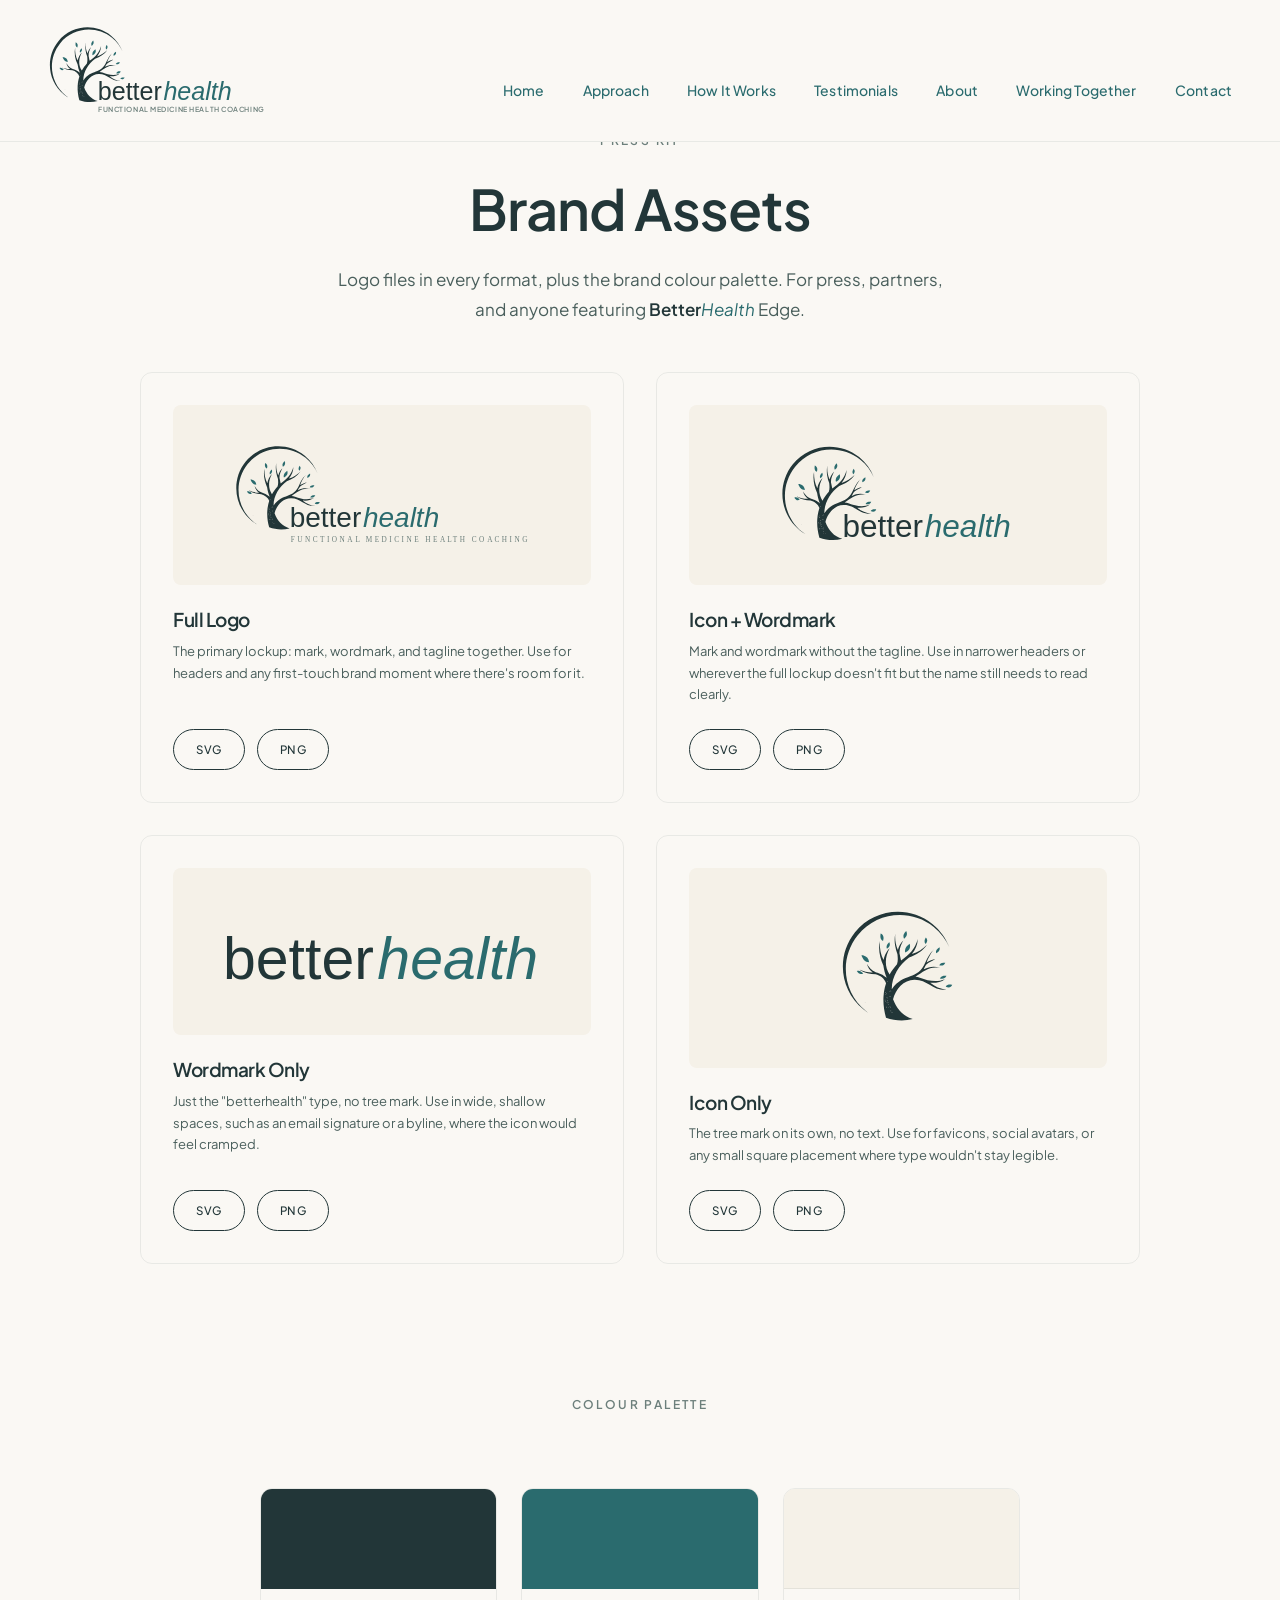
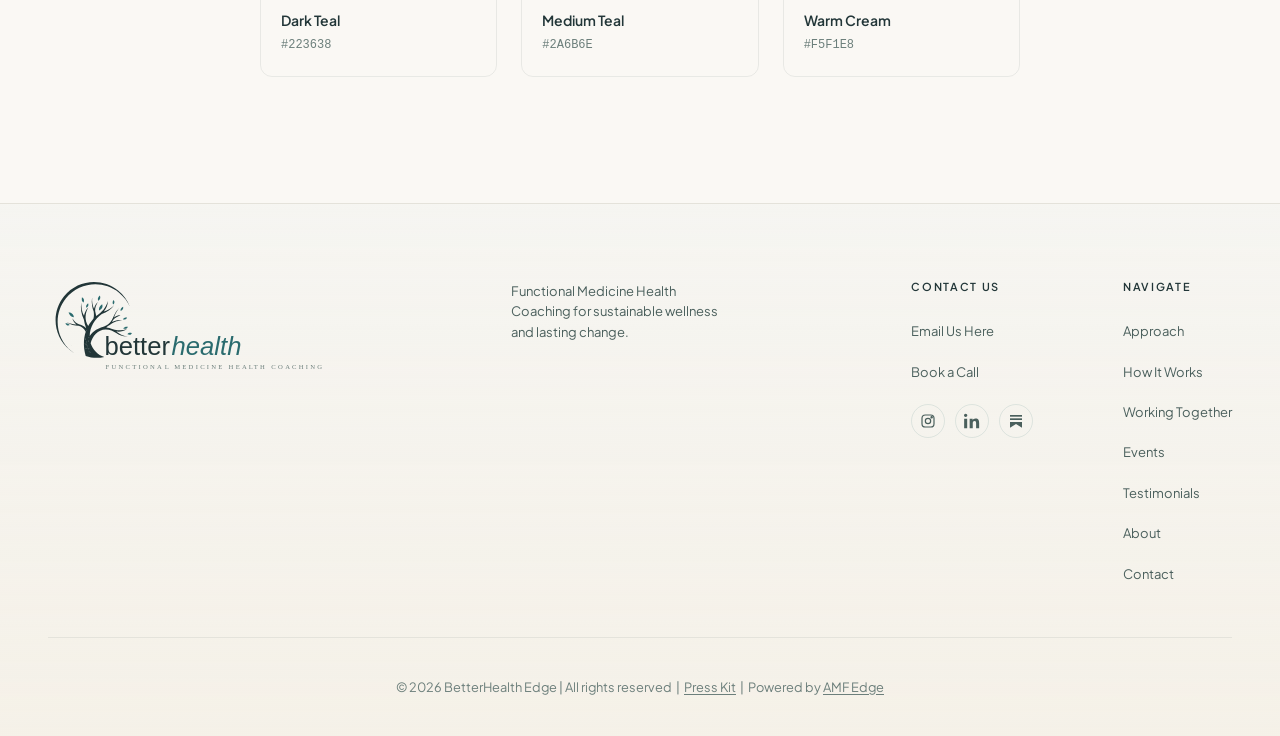
<file: press-kit.html>
<!DOCTYPE html>
<html lang="en">

<head>
    <meta charset="UTF-8">
    <meta name="viewport" content="width=device-width, initial-scale=1.0">

    <title>Press Kit | BetterHealth Edge</title>
    <meta name="description" content="BetterHealth Edge brand assets: logo files in every format, plus the brand colour palette.">
    <meta name="author" content="Tuğçe, BetterHealth Edge">
    <meta name="robots" content="index, follow">
    <meta name="theme-color" content="#F5F1E8">
    <link rel="canonical" href="https://betterhealth.coach/press-kit.html">

    <!-- Favicon -->
    <link rel="icon" type="image/svg+xml" href="./images/press-kit/logo-icon.svg">
    <link rel="icon" type="image/png" href="./images/press-kit/logo-icon.png">
    <link rel="apple-touch-icon" href="./images/press-kit/logo-icon.png">

    <!-- Open Graph / Social Sharing -->
    <meta property="og:type" content="website">
    <meta property="og:url" content="https://betterhealth.coach/press-kit.html">
    <meta property="og:site_name" content="BetterHealth Edge">
    <meta property="og:title" content="Press Kit | BetterHealth Edge">
    <meta property="og:description" content="BetterHealth Edge brand assets: logo files in every format, plus the brand colour palette.">
    <meta property="og:image" content="https://betterhealth.coach/images/og-social-image.jpg">
    <meta property="og:image:width" content="1200">
    <meta property="og:image:height" content="630">
    <meta property="og:image:alt" content="Tuğçe – Functional Medicine Health Coach">
    <meta property="og:locale" content="en_US">

    <!-- Twitter Card -->
    <meta name="twitter:card" content="summary_large_image">
    <meta name="twitter:url" content="https://betterhealth.coach/press-kit.html">
    <meta name="twitter:title" content="Press Kit | BetterHealth Edge">
    <meta name="twitter:description" content="BetterHealth Edge brand assets: logo files in every format, plus the brand colour palette.">
    <meta name="twitter:image" content="https://betterhealth.coach/images/og-social-image.jpg">
    <meta name="twitter:image:alt" content="Tuğçe – Functional Medicine Health Coach">

    <link rel="preconnect" href="https://fonts.googleapis.com">
    <link rel="preconnect" href="https://fonts.gstatic.com" crossorigin>
    <link
        href="https://fonts.googleapis.com/css2?family=Plus+Jakarta+Sans:wght@300;400;500;600;700&family=Pinyon+Script&family=Source+Serif+4:wght@600&display=swap"
        rel="stylesheet">

    <style>
        * {
            margin: 0;
            padding: 0;
            box-sizing: border-box;
        }

        html, body {
            overflow-x: hidden;
        }

        :root {
            --white: #FAF8F4;
            --off-white: #F0EBE0;
            --black: #1A1A1A;
            --dark-purple: #223638;
            --medium-purple: #2A6B6E;
            --teal: #2A6B6E;
            --sage-green: #8C8A5C;
            --forest-green: #6B6944;

            --bg-sand: #F5F1E8;
            --bg-light: #FAF8F4;

            --text-primary: #223638;
            --text-heading: #223638;
            --text-secondary: #2A6B6E;
            --text-tertiary: #4A5F5C;
            --text-muted: #6C7F7B;

            --border-subtle: rgba(34, 54, 56, 0.08);
            --border-medium: rgba(42, 107, 110, 0.12);
            --border-strong: rgba(42, 107, 110, 0.2);

            --radius-sm: 0.25rem;
            --radius-md: 0.5rem;
            --radius-lg: 1rem;
        }

        body {
            font-family: 'Plus Jakarta Sans', -apple-system, BlinkMacSystemFont, sans-serif;
            color: var(--text-primary);
            line-height: 1.65;
            background: var(--white);
            font-weight: 400;
            -webkit-font-smoothing: antialiased;
            -moz-osx-font-smoothing: grayscale;
            overflow-x: hidden;
        }

        h1, h2, h3, h4 {
            font-family: 'Plus Jakarta Sans', sans-serif;
            font-weight: 600;
            line-height: 1.15;
            letter-spacing: -0.025em;
            color: var(--text-heading);
        }

        /* Navigation (matches index.html) */
        nav {
            position: fixed;
            top: 0;
            left: 0;
            right: 0;
            width: 100%;
            background: var(--white);
            z-index: 1000;
            border-bottom: 1px solid var(--border-subtle);
            transition: transform 0.3s cubic-bezier(0.4, 0, 0.2, 1);
        }

        nav.nav-hidden {
            transform: translateY(-100%);
        }

        .nav-container {
            max-width: 1400px;
            margin: 0 auto;
            padding: clamp(1rem, 2vw, 2rem) clamp(1rem, 5vw, 3rem);
            display: flex;
            justify-content: space-between;
            align-items: center;
        }

        .logo {
            text-decoration: none;
            display: flex;
            flex-direction: column;
            align-items: flex-start;
        }

        .logo img {
            height: clamp(56px, 7vw, 80px);
            width: auto;
        }

        .logo-tagline {
            font-size: clamp(0.4375rem, 0.55vw, 0.5625rem);
            font-weight: 600;
            letter-spacing: 0.08em;
            text-transform: uppercase;
            color: var(--text-muted);
            margin-top: -0.1rem;
            margin-left: clamp(35px, 4.36vw, 50px);
            white-space: nowrap;
        }

        .nav-links {
            display: flex;
            gap: clamp(1.5rem, 3vw, 3rem);
            list-style: none;
            margin-top: clamp(34.8px, calc(3.33vw + 0.5px), 38.6px);
        }

        .nav-links a {
            text-decoration: none;
            color: var(--text-secondary);
            font-weight: 500;
            font-size: clamp(0.75rem, 1vw + 0.25rem, 0.875rem);
            letter-spacing: 0.01em;
            transition: all 0.2s ease;
            position: relative;
            padding: 0.25rem 0;
        }

        .nav-links a::after {
            content: '';
            position: absolute;
            bottom: 0;
            left: 0;
            width: 0;
            height: 1.5px;
            background: var(--dark-purple);
            transition: width 0.3s cubic-bezier(0.4, 0, 0.2, 1);
        }

        .nav-links a:hover {
            color: var(--dark-purple);
        }

        .nav-links a:hover::after {
            width: 100%;
        }

        .nav-dropdown {
            position: relative;
        }

        .nav-dropdown-menu {
            position: absolute;
            top: 100%;
            left: 50%;
            padding-top: 12px;
            transform: translateX(-50%);
            opacity: 0;
            visibility: hidden;
            pointer-events: none;
            transition: opacity 0.2s ease, visibility 0.2s ease;
            z-index: 1100;
        }

        .nav-dropdown:hover .nav-dropdown-menu,
        .nav-dropdown:focus-within .nav-dropdown-menu {
            opacity: 1;
            visibility: visible;
            pointer-events: auto;
        }

        .nav-dropdown-menu-inner {
            background: var(--white);
            border: 1px solid var(--border-subtle);
            border-radius: 8px;
            box-shadow: 0 clamp(12px, 2vw, 20px) clamp(24px, 4vw, 36px) rgba(34, 54, 56, 0.14);
            padding: 0.6rem;
            min-width: 200px;
            display: flex;
            flex-direction: column;
            gap: 0.3rem;
            transform: translateY(4px);
            transition: transform 0.2s ease;
        }

        .nav-dropdown:hover .nav-dropdown-menu-inner,
        .nav-dropdown:focus-within .nav-dropdown-menu-inner {
            transform: translateY(0);
        }

        .nav-dropdown-menu a {
            padding: 0.7rem 1rem !important;
            border-radius: 8px;
            white-space: nowrap;
            display: block;
        }

        .nav-dropdown-menu a::after {
            display: none;
        }

        .nav-dropdown-menu a:hover {
            background: #E3F6F4;
        }

        .mobile-menu-toggle {
            display: none;
            flex-direction: column;
            justify-content: center;
            align-items: center;
            gap: 5px;
            width: 32px;
            height: 32px;
            background: transparent;
            border: none;
            cursor: pointer;
            padding: 4px;
            z-index: 1001;
        }

        .mobile-menu-toggle span {
            display: block;
            width: 22px;
            height: 2px;
            background: var(--text-primary);
            border-radius: 1px;
            transition: all 0.3s ease;
        }

        .mobile-menu-toggle.active span:nth-child(1) {
            transform: rotate(45deg) translate(5px, 5px);
        }

        .mobile-menu-toggle.active span:nth-child(2) {
            opacity: 0;
        }

        .mobile-menu-toggle.active span:nth-child(3) {
            transform: rotate(-45deg) translate(5px, -5px);
        }

        @media (max-width: 64rem) {
            /* iOS Safari's dynamic toolbar can briefly reveal a gap above
               the fixed nav during its own show/hide animation, exposing
               page content underneath. Extend the nav's white background
               upward so that gap shows solid white instead. */
            nav::before {
                content: '';
                position: absolute;
                top: -100px;
                left: 0;
                right: 0;
                height: 100px;
                background: var(--white);
                z-index: -1;
            }

            .mobile-menu-toggle {
                display: flex;
            }

            .nav-links {
                display: none;
                position: fixed;
                top: 0;
                left: 0;
                right: 0;
                bottom: 0;
                background: var(--white);
                flex-direction: column;
                justify-content: center;
                align-items: center;
                gap: clamp(1.5rem, 3vw, 3rem);
                z-index: 999;
                padding: 2rem;
                margin-top: 0;
            }

            .nav-links.mobile-active {
                display: flex;
            }

            .nav-links a {
                font-size: clamp(1.25rem, 3vw, 1.5rem);
            }

            .nav-dropdown {
                display: flex;
                flex-direction: column;
                align-items: center;
            }

            .nav-dropdown-menu {
                position: static;
                opacity: 1;
                visibility: visible;
                pointer-events: auto;
                padding-top: 0;
                margin-top: clamp(0.75rem, 2vw, 1rem);
            }

            .nav-dropdown-menu-inner {
                transform: none;
                box-shadow: none;
                border: none;
                background: transparent;
                padding: 0;
                min-width: 0;
                align-items: center;
                gap: clamp(0.5rem, 1.5vw, 0.75rem);
            }

            .nav-dropdown-menu a {
                font-size: clamp(0.9375rem, 2vw, 1.0625rem) !important;
                color: var(--text-muted);
                padding: 0 !important;
            }
        }

        /* Section wrapper (matches index.html's generic section rule) */
        section {
            max-width: 1400px;
            margin: 0 auto;
            padding: clamp(6rem, 14vh, 9rem) clamp(1rem, 5vw, 3rem);
        }

        @media (max-width: 64rem) {
            section {
                padding: clamp(4rem, 10vh, 6rem) clamp(1rem, 5vw, 1.5rem);
            }
        }

        .section-label {
            font-size: clamp(0.65rem, 1vw, 0.75rem);
            color: var(--text-muted);
            letter-spacing: 0.2em;
            margin-bottom: clamp(1rem, 2vw, 2rem);
            font-weight: 600;
            display: inline-block;
        }

        /* Plain text page header - a resource page, not a marketing one */
        .page-header {
            text-align: center;
            padding-bottom: clamp(2rem, 4vw, 3rem) !important;
        }

        .page-header h1 {
            font-size: clamp(2rem, 5vw + 0.5rem, 3.5rem);
            letter-spacing: -0.02em;
            margin-bottom: clamp(1rem, 2vw, 1.5rem);
        }

        .page-header p {
            font-size: clamp(0.9375rem, 1vw + 0.5rem, 1.0625rem);
            color: var(--text-tertiary);
            max-width: min(620px, 100%);
            margin: 0 auto;
            line-height: 1.75;
        }

        /* Brand mark: styled like the logo's wordmark */
        .bh-better {
            color: var(--text-primary);
            font-weight: 600;
        }

        .bh-health {
            font-style: italic;
            color: var(--medium-purple);
        }

        /* Logo grid */
        .logos-section {
            padding-top: 0 !important;
        }

        .logo-grid {
            display: grid;
            grid-template-columns: repeat(2, 1fr);
            gap: clamp(1.25rem, 2.5vw, 2rem);
            max-width: 1000px;
            margin: 0 auto;
        }

        @media (max-width: 40rem) {
            .logo-grid {
                grid-template-columns: 1fr;
            }
        }

        .logo-card {
            border: 1px solid var(--border-subtle);
            border-radius: clamp(8px, 1.5vw, 12px);
            padding: clamp(1.5rem, 3vw, 2rem);
            display: flex;
            flex-direction: column;
        }

        .logo-card-preview {
            background: var(--bg-sand);
            border-radius: clamp(6px, 1vw, 8px);
            padding: clamp(1.5rem, 4vw, 2.5rem);
            display: flex;
            align-items: center;
            justify-content: center;
            min-height: 140px;
            margin-bottom: clamp(1.25rem, 2.5vw, 1.5rem);
        }

        .logo-card-preview img {
            max-width: 100%;
            max-height: 100px;
        }

        .logo-card.icon-only .logo-card-preview img {
            max-height: 120px;
        }

        .logo-card h3 {
            font-size: clamp(1.0625rem, 1.5vw + 0.2rem, 1.1875rem);
            margin-bottom: clamp(0.5rem, 1vw, 0.625rem);
        }

        .logo-card p {
            font-size: clamp(0.8125rem, 1vw, 0.9375rem);
            color: var(--text-tertiary);
            line-height: 1.65;
            margin-bottom: clamp(1.25rem, 2.5vw, 1.5rem);
            flex-grow: 1;
        }

        .logo-card-downloads {
            display: flex;
            gap: clamp(0.5rem, 1.5vw, 0.75rem);
        }

        .download-link {
            display: inline-flex;
            align-items: center;
            justify-content: center;
            padding: clamp(0.5rem, 1.2vw, 0.6rem) clamp(1rem, 2.5vw, 1.375rem);
            border: 1.5px solid var(--text-primary);
            border-radius: 999px;
            color: var(--text-primary);
            text-decoration: none;
            font-size: clamp(0.6875rem, 0.9vw, 0.75rem);
            font-weight: 500;
            letter-spacing: 0.05em;
            transition: all 0.2s ease;
        }

        .download-link:hover {
            background: var(--text-primary);
            color: var(--white);
        }

        /* Colour palette */
        .palette-section {
            padding-top: 0 !important;
        }

        .palette-grid {
            display: grid;
            grid-template-columns: repeat(3, 1fr);
            gap: clamp(1rem, 2vw, 1.5rem);
            max-width: 760px;
            margin: 0 auto;
        }

        @media (max-width: 48rem) {
            .palette-grid {
                grid-template-columns: repeat(2, 1fr);
            }
        }

        .swatch {
            border: 1px solid var(--border-subtle);
            border-radius: clamp(8px, 1.5vw, 12px);
            overflow: hidden;
        }

        .swatch-color {
            height: 100px;
        }

        .swatch-label {
            padding: clamp(0.875rem, 2vw, 1.25rem);
        }

        .swatch-name {
            font-size: clamp(0.875rem, 1vw, 0.9375rem);
            font-weight: 600;
            color: var(--text-primary);
            margin-bottom: 0.25rem;
        }

        .swatch-hex {
            font-size: clamp(0.75rem, 0.9vw, 0.8125rem);
            color: var(--text-muted);
            font-family: monospace;
        }

        /* Footer (matches index.html) */
        footer {
            background: linear-gradient(to bottom, rgba(42, 107, 110, 0.02) 0%, var(--bg-sand) 100%);
            padding: clamp(2.5rem, 6vw, 5rem) clamp(1rem, 5vw, 3rem) clamp(1.5rem, 3vw, 3rem);
            border-top: 1px solid var(--border-subtle);
        }

        .footer-content {
            max-width: 1400px;
            margin: 0 auto;
            display: flex;
            justify-content: space-between;
            align-items: flex-start;
            flex-wrap: wrap;
            gap: clamp(2.5rem, 5vw, 5rem);
            margin-bottom: clamp(2rem, 4vw, 4rem);
        }

        .footer-content > * {
            flex: none;
        }

        .footer-logo-mark {
            display: block;
        }

        .footer-logo-mark img {
            width: clamp(220px, 22vw, 320px);
            height: auto;
        }

        .footer-about {
            max-width: 220px;
        }

        .footer-about p {
            color: var(--text-tertiary);
            font-size: clamp(0.8125rem, 1vw, 0.875rem);
            line-height: 1.6;
        }

        .footer-columns {
            display: flex;
            gap: clamp(3rem, 7vw, 7rem);
        }

        .footer-col h4 {
            color: var(--text-primary);
            font-size: clamp(0.6875rem, 0.8vw, 0.75rem);
            margin-bottom: clamp(1rem, 2vw, 1.5rem);
            letter-spacing: 0.15em;
            font-weight: 600;
        }

        .footer-col ul {
            list-style: none;
            display: flex;
            flex-direction: column;
            gap: clamp(0.625rem, 1.5vw, 0.875rem);
        }

        .footer-col a {
            color: var(--text-tertiary);
            text-decoration: none;
            font-size: clamp(0.8125rem, 1vw, 0.9375rem);
            transition: color 0.2s ease;
        }

        .footer-col a:hover {
            color: var(--text-primary);
        }

        .footer-social-icons {
            display: flex;
            gap: 0.625rem;
            margin-top: clamp(0.875rem, 2vw, 1.25rem);
        }

        .footer-social-icons a {
            display: inline-flex;
            align-items: center;
            justify-content: center;
            width: 34px;
            height: 34px;
            border-radius: 50%;
            border: 1px solid var(--border-medium);
            color: var(--text-tertiary);
            transition: all 0.2s ease;
        }

        .footer-social-icons a:hover {
            background: var(--text-primary);
            border-color: var(--text-primary);
            color: var(--white);
        }

        .footer-social-icons svg {
            width: 16px;
            height: 16px;
        }

        .footer-bottom {
            text-align: center;
            padding-top: clamp(1.5rem, 3vw, 3rem);
            border-top: 1px solid var(--border-subtle);
            font-size: clamp(0.6875rem, 1vw, 0.8125rem);
            color: var(--text-muted);
            display: flex;
            flex-direction: column;
            gap: clamp(0.375rem, 1vw, 0.5rem);
        }

        .footer-bottom a {
            color: var(--text-muted);
            text-decoration: underline;
            text-underline-offset: 2px;
            transition: color 0.2s ease;
        }

        .footer-bottom a:hover {
            color: var(--text-secondary);
        }

        @media (max-width: 64rem) {
            .footer-content {
                flex-direction: column;
                gap: clamp(2rem, 5vw, 3rem);
            }

            .footer-columns {
                flex-direction: column;
                gap: clamp(2rem, 5vw, 3rem);
            }
        }
    </style>
</head>

<body>
    <nav>
        <div class="nav-container">
            <a href="index.html" class="logo">
                <img src="./images/press-kit/logo-icon-wordmark.svg" alt="BetterHealth Personal Coaching">
                <span class="logo-tagline">Functional Medicine Health Coaching</span>
            </a>
            <ul class="nav-links" id="navLinks">
                <li><a href="index.html#home">Home</a></li>
                <li><a href="index.html#approach">Approach</a></li>
                <li><a href="index.html#how-it-works">How It Works</a></li>
                <li><a href="index.html#testimonials">Testimonials</a></li>
                <li><a href="index.html#about">About</a></li>
                <li class="nav-dropdown">
                    <a href="working-together.html">Working Together</a>
                    <div class="nav-dropdown-menu">
                        <div class="nav-dropdown-menu-inner">
                            <a href="working-together.html#events">Events</a>
                        </div>
                    </div>
                </li>
                <li><a href="index.html#contact">Contact</a></li>
            </ul>
            <button class="mobile-menu-toggle" id="mobileMenuToggle" aria-label="Toggle menu">
                <span></span>
                <span></span>
                <span></span>
            </button>
        </div>
    </nav>

    <section class="page-header">
        <div class="section-label">PRESS KIT</div>
        <h1>Brand Assets</h1>
        <p>Logo files in every format, plus the brand colour palette. For press, partners, and anyone
            featuring <span class="bh-better">Better</span><span class="bh-health">Health</span> Edge.</p>
    </section>

    <section class="logos-section">
        <div class="logo-grid">
            <div class="logo-card">
                <div class="logo-card-preview">
                    <img src="./images/press-kit/logo-full.svg" alt="BetterHealth Edge full logo with tagline">
                </div>
                <h3>Full Logo</h3>
                <p>The primary lockup: mark, wordmark, and tagline together. Use for headers and any
                    first-touch brand moment where there's room for it.</p>
                <div class="logo-card-downloads">
                    <a href="./images/press-kit/logo-full.svg" download class="download-link">SVG</a>
                    <a href="./images/press-kit/logo-full.png" download class="download-link">PNG</a>
                </div>
            </div>

            <div class="logo-card">
                <div class="logo-card-preview">
                    <img src="./images/press-kit/logo-icon-wordmark.svg" alt="BetterHealth Edge icon and wordmark">
                </div>
                <h3>Icon + Wordmark</h3>
                <p>Mark and wordmark without the tagline. Use in narrower headers or wherever the full
                    lockup doesn't fit but the name still needs to read clearly.</p>
                <div class="logo-card-downloads">
                    <a href="./images/press-kit/logo-icon-wordmark.svg" download class="download-link">SVG</a>
                    <a href="./images/press-kit/logo-icon-wordmark.png" download class="download-link">PNG</a>
                </div>
            </div>

            <div class="logo-card">
                <div class="logo-card-preview">
                    <img src="./images/press-kit/logo-wordmark.svg" alt="BetterHealth Edge wordmark only">
                </div>
                <h3>Wordmark Only</h3>
                <p>Just the "betterhealth" type, no tree mark. Use in wide, shallow spaces, such as an
                    email signature or a byline, where the icon would feel cramped.</p>
                <div class="logo-card-downloads">
                    <a href="./images/press-kit/logo-wordmark.svg" download class="download-link">SVG</a>
                    <a href="./images/press-kit/logo-wordmark.png" download class="download-link">PNG</a>
                </div>
            </div>

            <div class="logo-card icon-only">
                <div class="logo-card-preview">
                    <img src="./images/press-kit/logo-icon.svg" alt="BetterHealth Edge tree icon only">
                </div>
                <h3>Icon Only</h3>
                <p>The tree mark on its own, no text. Use for favicons, social avatars, or any small
                    square placement where type wouldn't stay legible.</p>
                <div class="logo-card-downloads">
                    <a href="./images/press-kit/logo-icon.svg" download class="download-link">SVG</a>
                    <a href="./images/press-kit/logo-icon.png" download class="download-link">PNG</a>
                </div>
            </div>
        </div>
    </section>

    <section class="palette-section">
        <div class="programs-header" style="text-align:center; margin-bottom: clamp(2rem, 4vw, 3rem);">
            <div class="section-label">COLOUR PALETTE</div>
        </div>
        <div class="palette-grid">
            <div class="swatch">
                <div class="swatch-color" style="background:#223638;"></div>
                <div class="swatch-label">
                    <div class="swatch-name">Dark Teal</div>
                    <div class="swatch-hex">#223638</div>
                </div>
            </div>
            <div class="swatch">
                <div class="swatch-color" style="background:#2A6B6E;"></div>
                <div class="swatch-label">
                    <div class="swatch-name">Medium Teal</div>
                    <div class="swatch-hex">#2A6B6E</div>
                </div>
            </div>
            <div class="swatch">
                <div class="swatch-color" style="background:#F5F1E8; border-bottom:1px solid var(--border-subtle);"></div>
                <div class="swatch-label">
                    <div class="swatch-name">Warm Cream</div>
                    <div class="swatch-hex">#F5F1E8</div>
                </div>
            </div>
        </div>
    </section>

    <footer>
        <div class="footer-content">
            <a href="index.html" class="footer-logo-mark"><img src="./images/press-kit/logo-full.svg" alt="BetterHealth Edge"></a>
            <div class="footer-about">
                <p>Functional Medicine Health Coaching for sustainable wellness and lasting change.</p>
            </div>
            <div class="footer-columns">
                <div class="footer-col">
                    <h4>CONTACT US</h4>
                    <ul>
                        <li><a href="mailto:hello@betterhealth.coach">Email Us Here</a></li>
                        <li><a href="https://calendly.com/tugceakkalay/discovery-call" target="_blank" rel="noopener">Book a Call</a></li>
                    </ul>
                    <div class="footer-social-icons">
                        <a href="https://www.instagram.com/tugce.akkalay/" target="_blank" rel="noopener" aria-label="Instagram">
                            <svg viewBox="0 0 24 24" fill="none" stroke="currentColor" stroke-width="1.8"><rect x="3" y="3" width="18" height="18" rx="5"/><circle cx="12" cy="12" r="4"/><circle cx="17.5" cy="6.5" r="1"/></svg>
                        </a>
                        <a href="https://www.linkedin.com/in/tugceakkalay/" target="_blank" rel="noopener" aria-label="LinkedIn">
                            <svg viewBox="0 0 24 24" fill="currentColor"><path d="M4.98 3.5C4.98 4.88 3.87 6 2.5 6S0 4.88 0 3.5 1.12 1 2.5 1s2.48 1.12 2.48 2.5zM.22 8.5h4.56V23H.22V8.5zM8.5 8.5h4.37v1.98h.06c.61-1.16 2.1-2.38 4.32-2.38 4.62 0 5.47 3.04 5.47 7v7.9h-4.56v-7c0-1.67-.03-3.82-2.33-3.82-2.33 0-2.69 1.82-2.69 3.7v7.12H8.5V8.5z"/></svg>
                        </a>
                        <a href="https://substack.com/@healthcoachtugce" target="_blank" rel="noopener" aria-label="Substack">
                            <svg viewBox="0 0 24 24" fill="currentColor"><rect x="3" y="3" width="18" height="2.5"/><rect x="3" y="8" width="18" height="2.5"/><path d="M3 13.5h18V22L12 16.5 3 22z"/></svg>
                        </a>
                    </div>
                </div>
                <div class="footer-col">
                    <h4>NAVIGATE</h4>
                    <ul>
                        <li><a href="index.html#approach">Approach</a></li>
                        <li><a href="index.html#how-it-works">How It Works</a></li>
                        <li><a href="working-together.html">Working Together</a></li>
                        <li><a href="working-together.html#events">Events</a></li>
                        <li><a href="index.html#testimonials">Testimonials</a></li>
                        <li><a href="index.html#about">About</a></li>
                        <li><a href="index.html#contact">Contact</a></li>
                    </ul>
                </div>
            </div>
        </div>
        <div class="footer-bottom">
            <p>© 2026 BetterHealth Edge | All rights reserved &nbsp;|&nbsp; <a href="press-kit.html">Press Kit</a> &nbsp;|&nbsp; Powered by <a href="https://amf-edge.com/" target="_blank" rel="noopener">AMF Edge</a></p>
        </div>
    </footer>

    <script>
        const mobileMenuToggle = document.getElementById('mobileMenuToggle');
        const navLinks = document.getElementById('navLinks');

        mobileMenuToggle.addEventListener('click', function () {
            this.classList.toggle('active');
            navLinks.classList.toggle('mobile-active');
            document.body.style.overflow = navLinks.classList.contains('mobile-active') ? 'hidden' : '';
        });

        navLinks.querySelectorAll('a').forEach(link => {
            link.addEventListener('click', () => {
                mobileMenuToggle.classList.remove('active');
                navLinks.classList.remove('mobile-active');
                document.body.style.overflow = '';
            });
        });

        // Hide nav on scroll down, show on scroll up (desktop only). On
        // touch devices the nav stays permanently visible/fixed with no
        // transform animation at all - iOS Safari's own dynamic toolbar
        // already animates on scroll, and our nav sliding in/out at the
        // same time caused it to visibly tear/ghost against that.
        const navEl = document.querySelector('nav');
        const isTouchDevice = window.matchMedia('(pointer: coarse)').matches || 'ontouchstart' in window;
        if (!isTouchDevice) {
            let lastScroll = 0;
            window.addEventListener('scroll', () => {
                if (navLinks.classList.contains('mobile-active')) return;
                const scroll = window.scrollY;
                if (scroll > 80) {
                    navEl.classList.toggle('nav-hidden', scroll > lastScroll);
                } else {
                    navEl.classList.remove('nav-hidden');
                }
                lastScroll = scroll;
            }, { passive: true });
        }

    </script>
</body>

</html>
</file>
